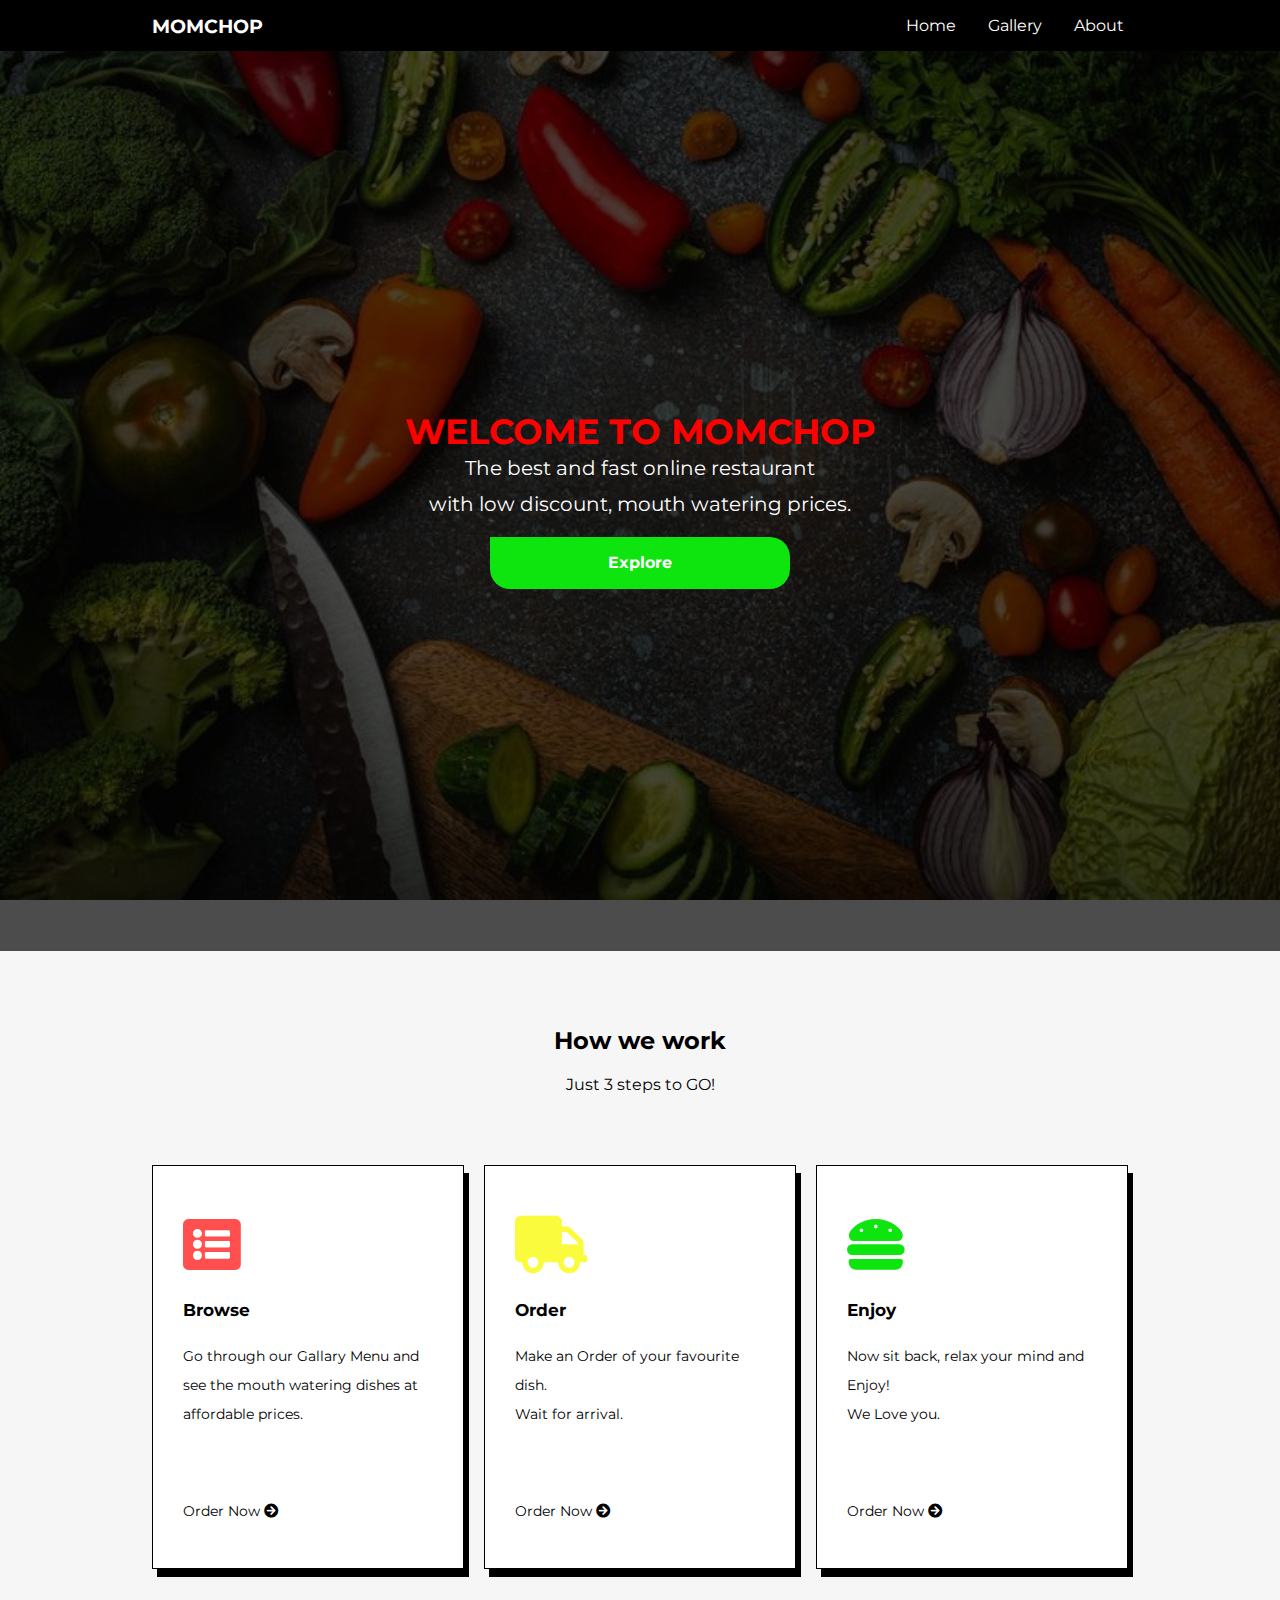
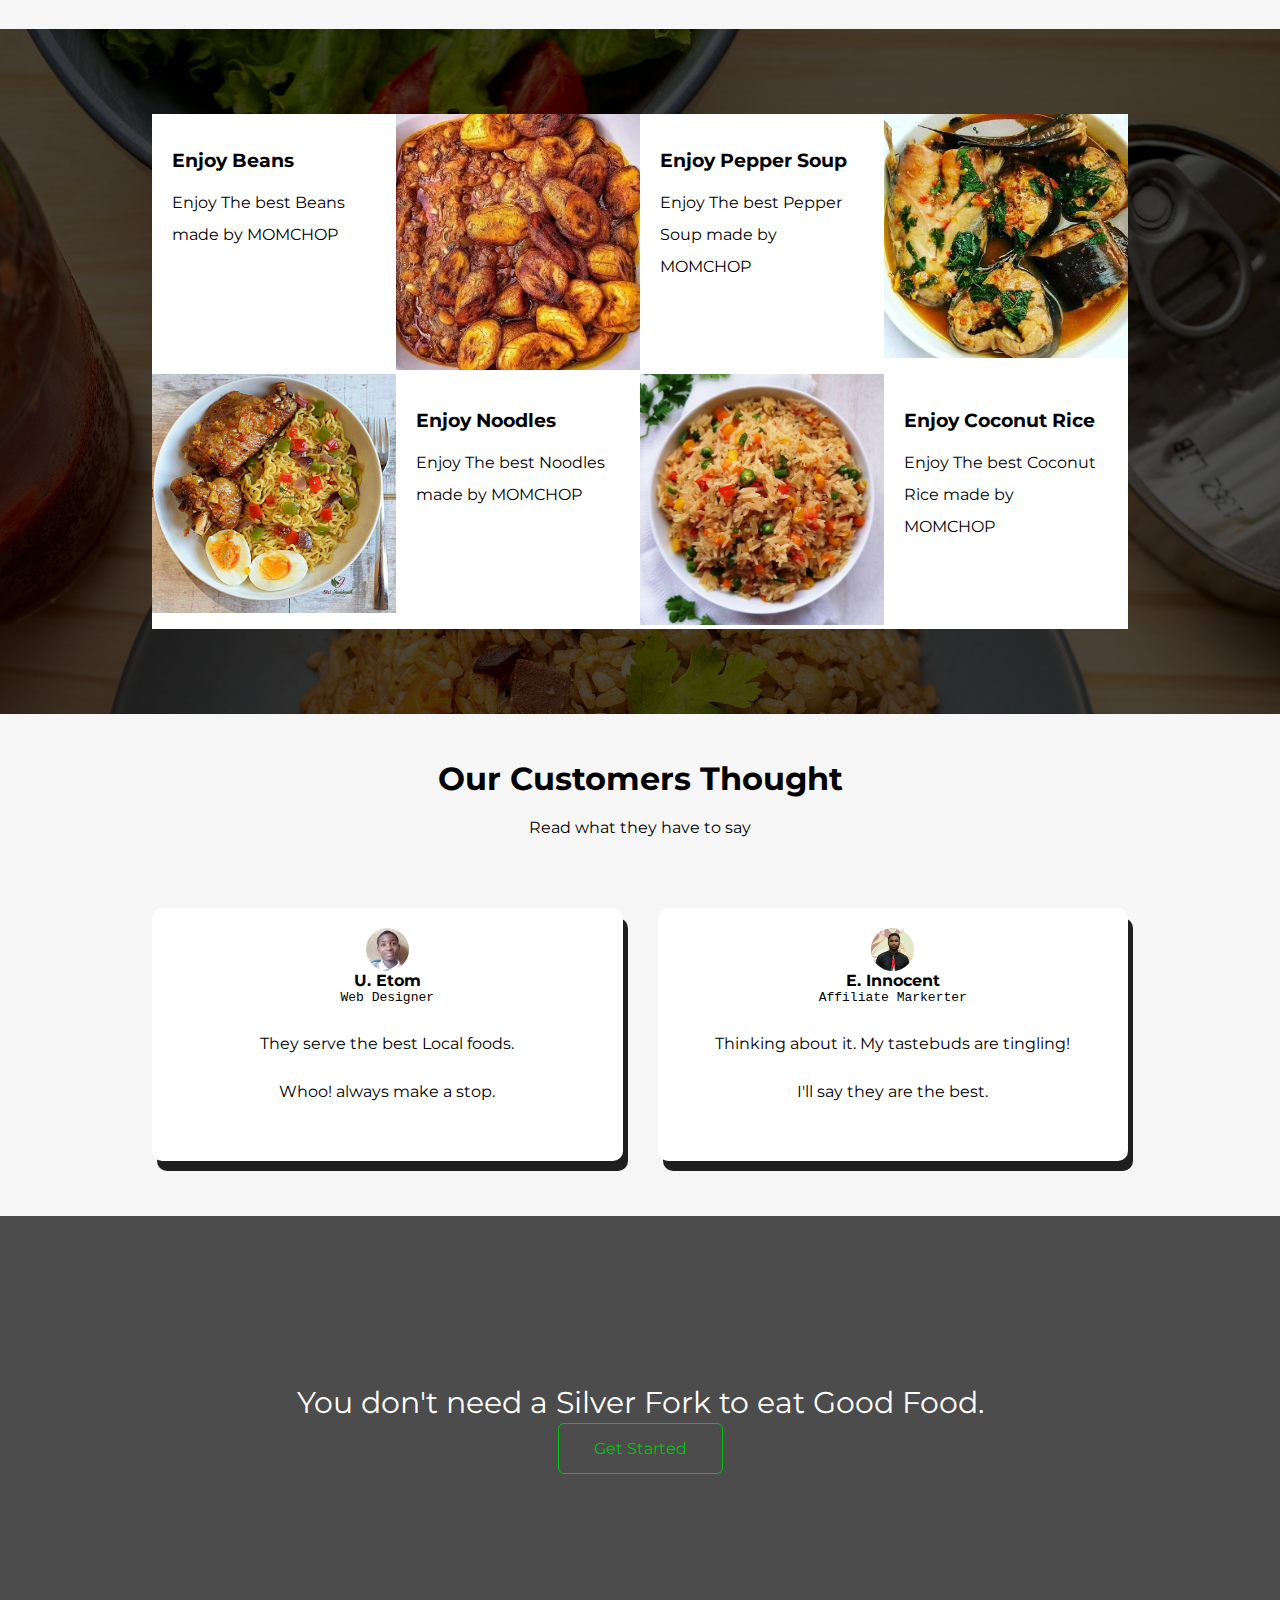
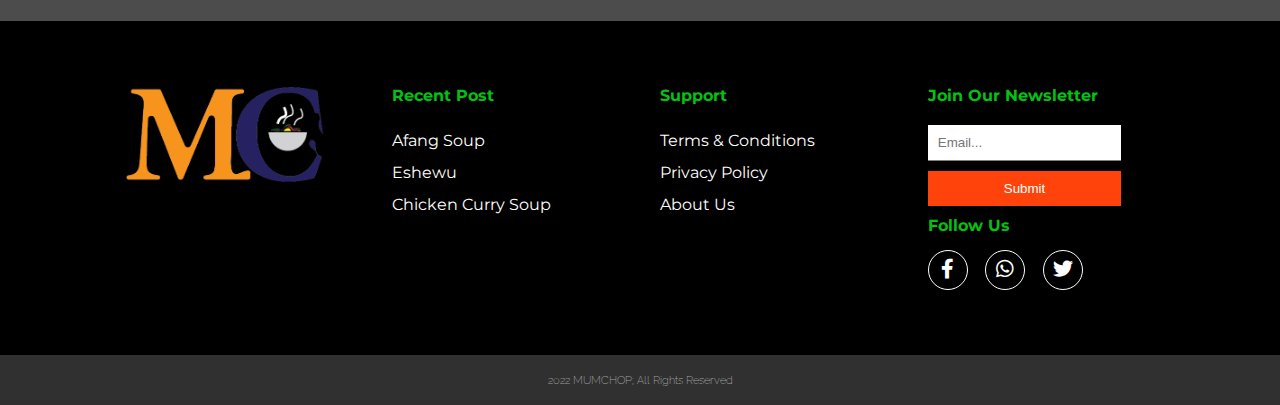
<file: index.html>
<!DOCTYPE html>
<html lang="en">
<head>
    <meta charset="UTF-8">
    <meta http-equiv="X-UA-Compatible" content="IE=edge">
    <meta name="viewport" content="width=device-width, initial-scale=1.0">
    <title>ROFEM</title>
    <link rel="stylesheet" href="style.css">
    <script src="java.js" defer></script>
    <link rel="preconnect" href="https://fonts.googleapis.com">
    <link rel="preconnect" href="https://fonts.googleapis.com">
    <link rel="preconnect" href="https://fonts.gstatic.com" crossorigin>
    <link rel="stylesheet" href="https://use.fontawesome.com/releases/v5.15.4/css/all.css" />
    <link href="https://fonts.googleapis.com/css2?family=Montserrat:wght@100;500&display=swap" rel="stylesheet">
    <link rel="preconnect" href="https://fonts.googleapis.com">
<link rel="preconnect" href="https://fonts.gstatic.com" crossorigin>
<link rel="preconnect" href="https://fonts.googleapis.com">
<link rel="preconnect" href="https://fonts.gstatic.com" crossorigin>
<link href="https://fonts.googleapis.com/css2?family=Raleway:wght@500&display=swap" rel="stylesheet">
</head>

<body>
    <!-----------------------navbar section---------------------->
    <nav class="navbar">
        <div class="navbar-container">
        <div class="brand-logo">MOMCHOP</div>
            <a href="#" class="toggle-button">
                <span class="btn"></span>
                <span class="btn"></span>
                <span class="btn"></span>
            </a>
            <div class="navbar-links">
                <ul>
                    <li><a href="index.html">Home</a></li>
                    <li><a href="gallery.html">Gallery</a></li>
                    <li><a href="about.html">About</a></li>
                </ul>
            </div>
        </div>
    </nav>

    <!-- -------------Hero Banner section-------------- -->
    <div class="home-banner">
        <div class="banner-text">
            <h2>Welcome to MOMCHOP</h2>
            <p>The best and fast online restaurant<br> with low discount, mouth watering prices. </p>
            <a href="gallery.html" class="banner-btn">Explore</a>
        </div>
    </div>
    <!-- ---------------------How we work section----------------- -->
    <div class="how-we-work-container">
        <div class="container-whole">
            <h2>How we work</h2>
            <p>Just 3 steps to GO!
            </p>
            <div class="work-container">
                <div class="work-contain">
                    <i class="fas fa-list-alt fa-4x"></i>
                    <h3>Browse</h3>
                    <p>Go through our Gallary Menu and see the mouth 
                        watering dishes at affordable prices.
                    </p>
                    <a href="gallery.html">Order Now<i class="fas fa-arrow-circle-right"></i></a>
                </div>
                <div class="work-contain">
                    <i class="fas fa-truck fa-4x"></i>
                    <h3>Order</h3>
                    <p>Make an Order of your favourite dish. <br>
                        Wait for arrival.
                    </p>
                    <a href="gallery.html">Order Now<i class="fas fa-arrow-circle-right"></i></a>
                </div>
                <div class="work-contain">
                    <i class="fas fa-hamburger fa-4x"></i>
                    <h3>Enjoy</h3>
                    <p>Now sit back, relax your mind and Enjoy! <br>
                        We Love you.
                    </p>
                    <a href="gallery.html">Order Now<i class="fas fa-arrow-circle-right"></i></a>
                </div>
            </div>
        </div>
    </div>
    <!-- ------------------------------ Gallary Section----------------- -->
    <div class="gallary-whole">
        <div class="gallary-container">
            <div class="gallary-item">
                    <h3>Enjoy Beans</h3>
                    <p>Enjoy The best Beans made by MOMCHOP
                    </p>
            </div>
            <div class="gallary-item">
                    <img src="images/foods/beans.jpg" class="image" alt="">
            </div>
            <div class="gallary-item">
                <h3>Enjoy Pepper Soup</h3>
                <p>Enjoy The best Pepper Soup made by MOMCHOP
                </p>
            </div>
            <div class="gallary-item">
                <img src="images/foods/fish-pepper-soup.jpg" class="image" alt="">
            </div>
            <div class="gallary-item">
                <img src="images/foods/indomie.jpg" class="image" alt="">
            </div>
            <div class="gallary-item">
                <h3>Enjoy Noodles</h3>
                    <p>Enjoy The best Noodles made by MOMCHOP
                    </p>
            </div>
            <div class="gallary-item">
                <img src="images/foods/coconut-rice.jpg" class="image" alt="">
            </div>
            <div class="gallary-item">
                <h3>Enjoy Coconut Rice</h3>
                    <p>Enjoy The best Coconut Rice made by MOMCHOP
                    </p>
            </div>
        </div>
    </div>
    <!-----------------------Our Client Section------------------------->
    <div class="our-client-container">
        <div class="client-text">
            <h2>Our Customers Thought</h2>
            <p>Read what they have to say
            </p>
            <div class="client-contain">
                <div class="client-info">
                    <div class="info">
                            <img src="images/etom.jpg" alt="client-pic-1">
                            <h4>U. Etom</h4>
                            <code>Web Designer</code>
                    </div>
                    <p>They serve the best Local foods. <br> Whoo! always make a stop.
                    </p>
                </div>
                <div class="client-info">
                    <div class="info">
                            <img src="images/2.jpg" alt="client-pic-1">
                            <h4>E. Innocent</h4>
                            <code>Affiliate Markerter</code>                       
                    </div>
                    <p>Thinking about it. My tastebuds are tingling! <br>
                        I'll say they are the best.
                    </p>
                </div>
            </div>
        </div>
    </div>
    <!--------------------------------- Quote/Get Started Section------------------->
    <div class="quote-section">
        <div class="quote-info">
            <p>You don't need a Silver Fork to eat Good Food.</p>
                <a href="gallery.html" class="q-btn">Get Started</a>
        </div>
    </div>
    <!----------------------------------Footer Section---------------------------->
    <div class="footer">
        <div class="footer-container">
            <div class="footer-info">
                <img src="images/RESTAURANThh.png" alt="Logo" class="logo-image">
            </div>
            <div class="footer-info">
                <h4>Recent Post </h4>
                <ul>
                    <li><a href="gallery.html">Afang Soup</a></li>
                    <li><a href="gallery.html">Eshewu</a></li>
                    <li><a href="gallery.html">Chicken Curry Soup</a></li>
                </ul>
            </div>
            <div class="footer-info">
                <h4>Support </h4>
                <ul>
                    <li><a href="#">Terms & Conditions</a></li>
                    <li><a href="#">Privacy Policy</a></li>
                    <li><a href="about.html">About Us</a></li>
                </ul>
            </div>
            <div class="footer-info">
                <h4>Join Our Newsletter</h4>
                <form action="https://formsubmit.co/ubanaetom@gmail.com" method="post" class="input-form">
                    <input type="email" class="form-input" placeholder="Email..." name="email" required>
                    <input type="hidden" name="_next" value="http://officialetom.github.io/MOMCHOP/thankyou.html">
                    <input type="hidden" name="_captcha" value="false">
                    <input type="Submit" class="form-submit">
                </form>
                <div class="social-links">
                <h4>Follow Us</h4>
                    <div class="social">
                        <a href="#"><i class="fab fa-facebook-f "></i></a>
                        <a href="#"><i class="fab fa-whatsapp "></i></a>
                        <a href="#"><i class="fab fa-twitter "></i></a>
                    </div>
                    
                </div>
            </div>
        </div>
    </div>
    <footer class="footer-last">
        <h5>2022 MUMCHOP; All Rights Reserved</h5>
    </footer>
</body>
</html>
</file>
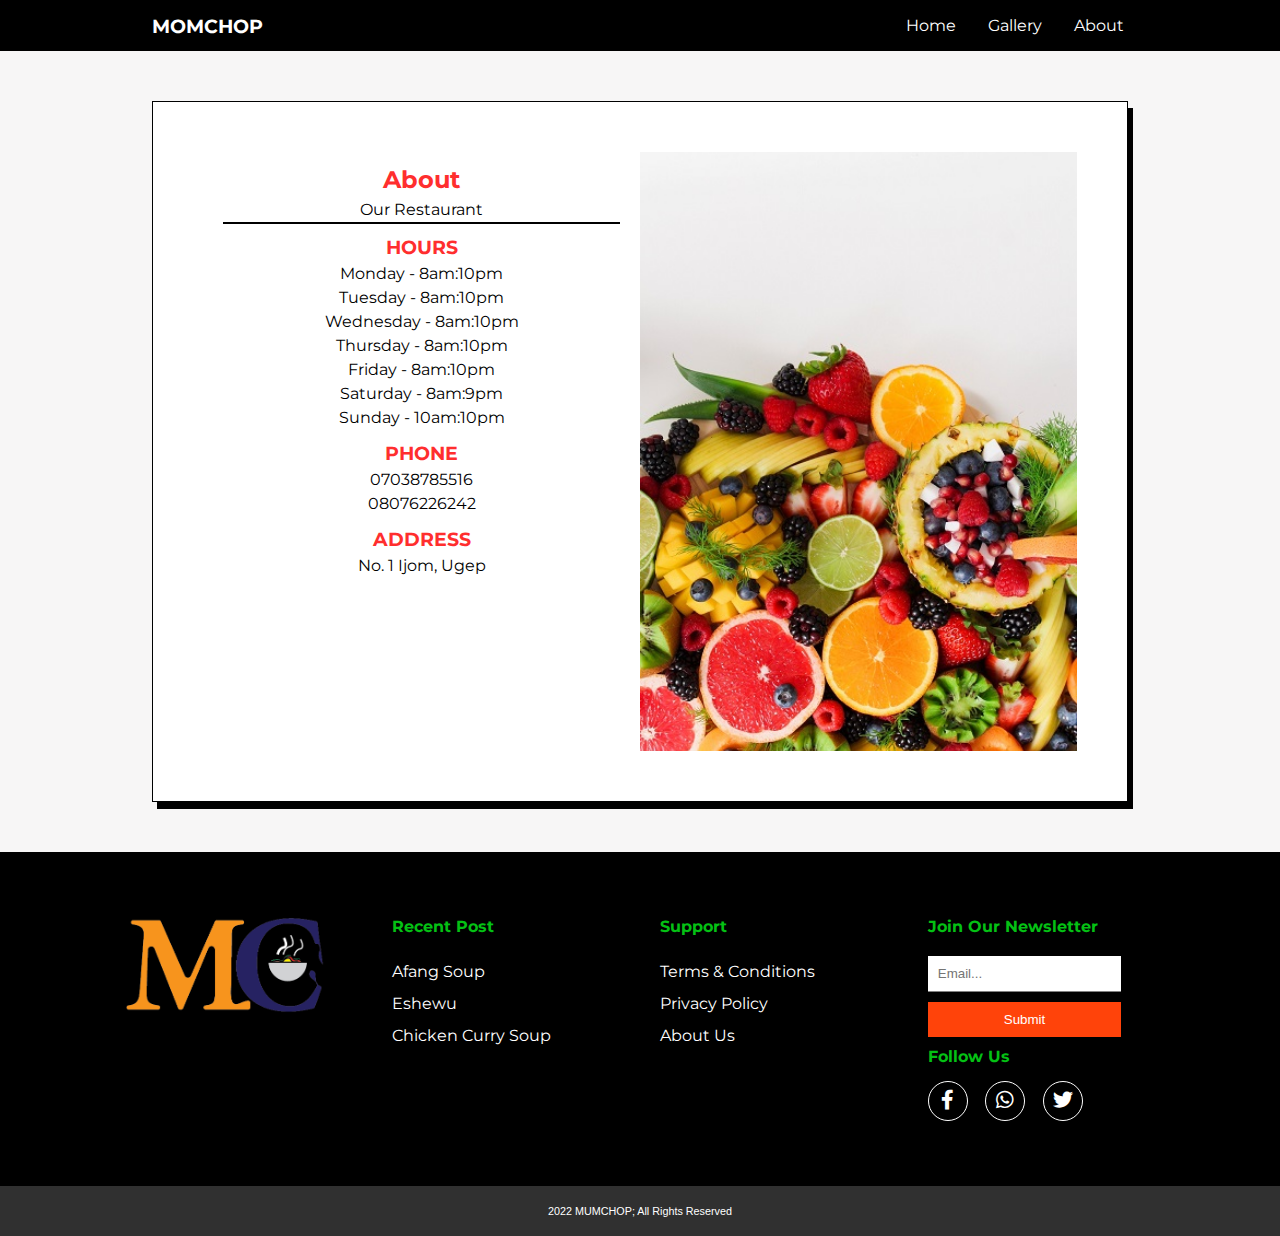
<file: about.html>
<!DOCTYPE html>
<html lang="en">
<head>
    <meta charset="UTF-8">
    <meta http-equiv="X-UA-Compatible" content="IE=edge">
    <meta name="viewport" content="width=device-width, initial-scale=1.0">
    <link rel="stylesheet" href="style.css">
    <link rel="stylesheet" href="about.css">
    <script src="java.js" defer></script>
    <link rel="preconnect" href="https://fonts.googleapis.com">
    <link rel="preconnect" href="https://fonts.googleapis.com">
    <link rel="preconnect" href="https://fonts.gstatic.com" crossorigin>
    <link rel="stylesheet" href="https://use.fontawesome.com/releases/v5.15.4/css/all.css" />
    <link href="https://fonts.googleapis.com/css2?family=Montserrat:wght@100;500&display=swap" rel="stylesheet">
    <title>MC-About</title>
</head>
<body>
     <!-----------------------navbar section---------------------->
     <nav class="navbar">
        <div class="navbar-container">
        <div class="brand-logo">MOMCHOP</div>
            <a href="#" class="toggle-button">
                <span class="btn"></span>
                <span class="btn"></span>
                <span class="btn"></span>
            </a>
            <div class="navbar-links">
                <ul>
                    <li><a href="index.html">Home</a></li>
                    <li><a href="gallery.html">Gallery</a></li>
                    <li><a href="about.html">About</a></li>
                </ul>
            </div>
        </div> 
    </nav>

    <!-------------------------About Us section-------------------->
    <div class="about-us-section">
        <div class="about-container">
            <div class="about-info">
                <div class="info-1">
                    <h2>About</h2>
                    <p>Our Restaurant</p>
                    <span class="btm-line"></span>
                </div>
                <div class="info-2">
                    <h3>HOURS</h3>
                    <p>Monday - 8am:10pm <br>
                        Tuesday - 8am:10pm <br>
                        Wednesday - 8am:10pm <br>
                        Thursday - 8am:10pm <br>
                        Friday - 8am:10pm <br>
                        Saturday - 8am:9pm <br>
                        Sunday - 10am:10pm <br></p>
                </div>
                <div class="info-3">
                    <h3>PHONE</h3>
                    <p>07038785516 <br> 08076226242</p>
                </div>
                <div class="info-4">
                    <h3>ADDRESS</h3>
                    <p>No. 1 Ijom, Ugep</p>
                </div>
            </div>
            <div class="about-info">
                <img src="images/down.jpg" alt="">
            </div>
        </div>
    </div>
    <!----------------------------------Footer Section---------------------------->
     <div class="footer">
        <div class="footer-container">
            <div class="footer-info">
                <img src="images/RESTAURANThh.png" alt="Logo" class="logo-image">
            </div>
            <div class="footer-info">
                <h4>Recent Post </h4>
                <ul>
                    <li><a href="gallery.html">Afang Soup</a></li>
                    <li><a href="gallery.html">Eshewu</a></li>
                    <li><a href="gallery.html">Chicken Curry Soup</a></li>
                </ul>
            </div>
            <div class="footer-info">
                <h4>Support </h4>
                <ul>
                    <li><a href="#">Terms & Conditions</a></li>
                    <li><a href="#">Privacy Policy</a></li>
                    <li><a href="#">About Us</a></li>
                </ul>
            </div>
            <div class="footer-info">
                <h4>Join Our Newsletter</h4>
                <form action="https://formsubmit.co/ubanaetom@gmail.com" method="post" class="input-form">
                    <input type="email" class="form-input" placeholder="Email..." name="email" required>
                    <input type="hidden" name="_next" value="http://officialetom.github.io/MOMCHOP/thankyou.html">
                    <input type="hidden" name="_captcha" value="false">
                    <input type="Submit" class="form-submit">
                </form>
                <div class="social-links">
                <h4>Follow Us</h4>
                    <div class="social">
                        <a href="#"><i class="fab fa-facebook-f "></i></a>
                        <a href="#"><i class="fab fa-whatsapp "></i></a>
                        <a href="#"><i class="fab fa-twitter "></i></a>
                    </div>
                    
                </div>
            </div>
        </div>
    </div>
    <footer class="footer-last">
        <h5>2022 MUMCHOP; All Rights Reserved</h5>
    </footer>
</body>
</html>
</file>
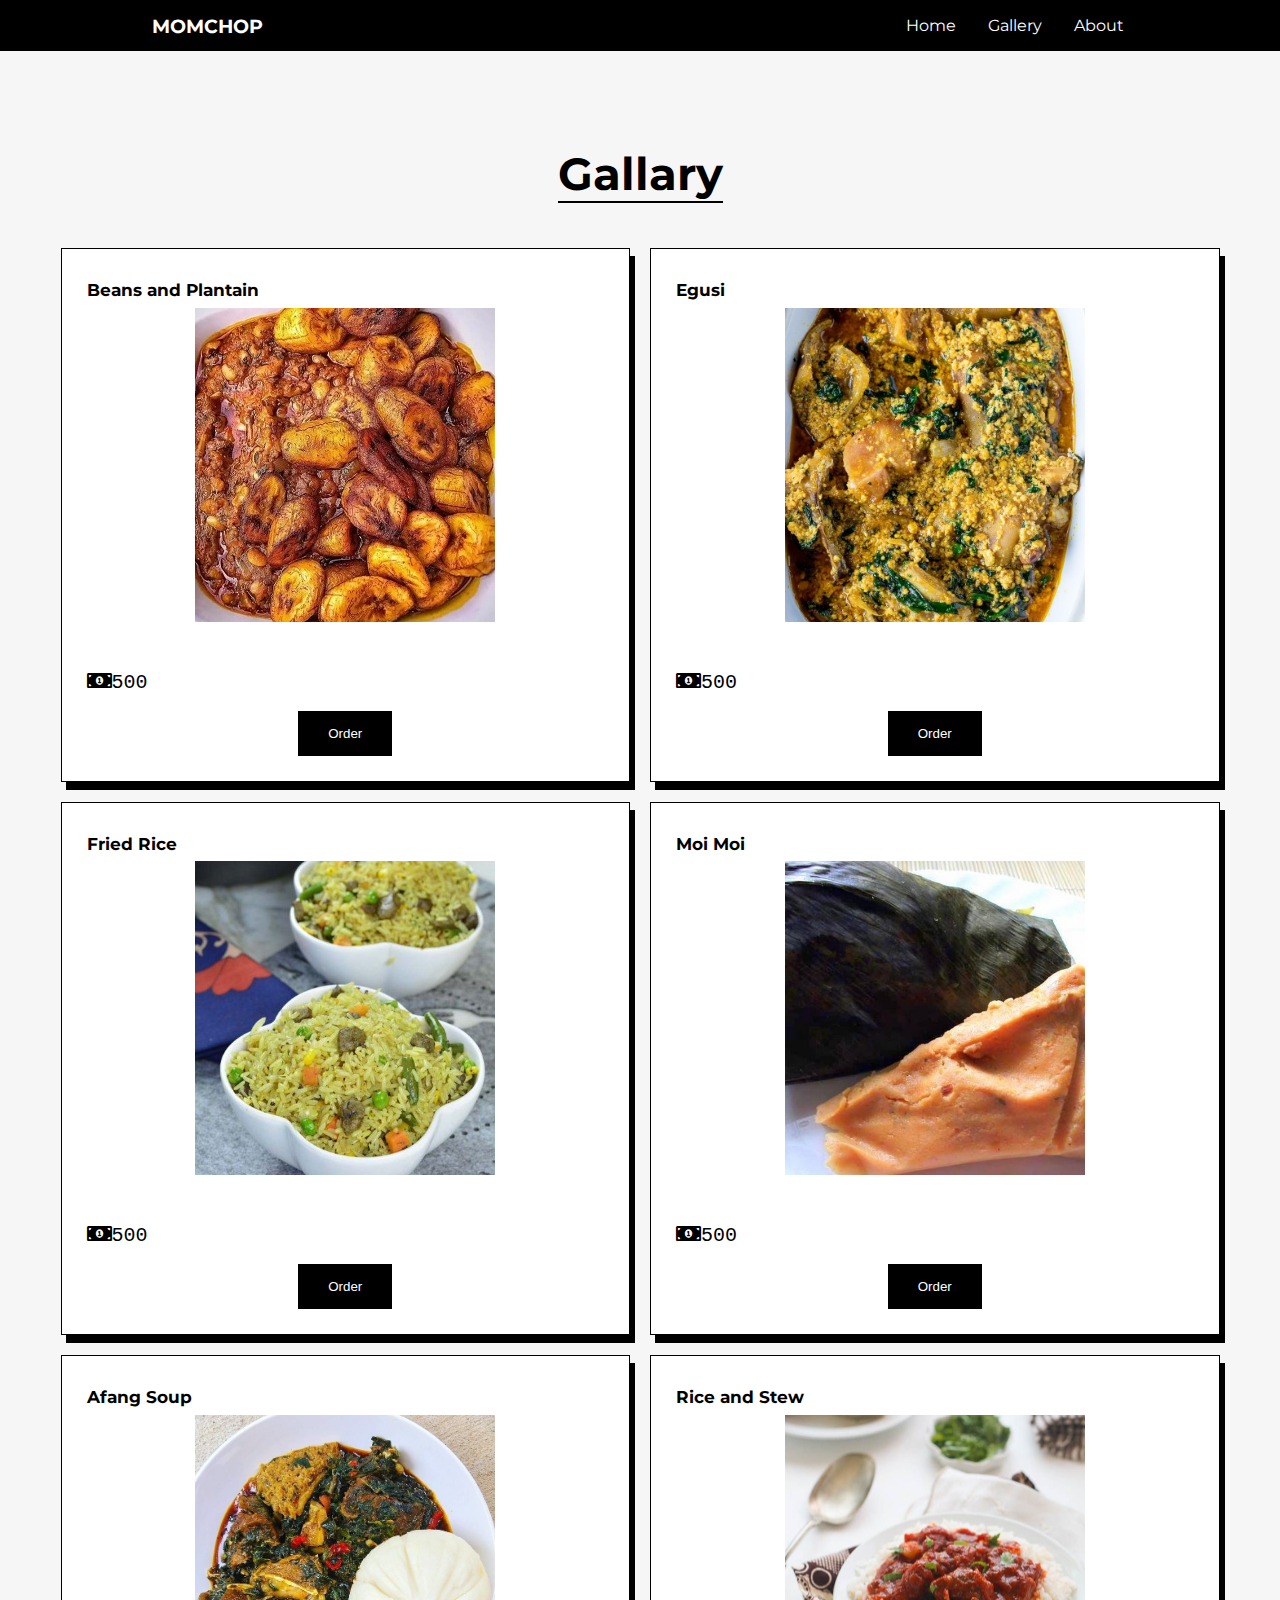
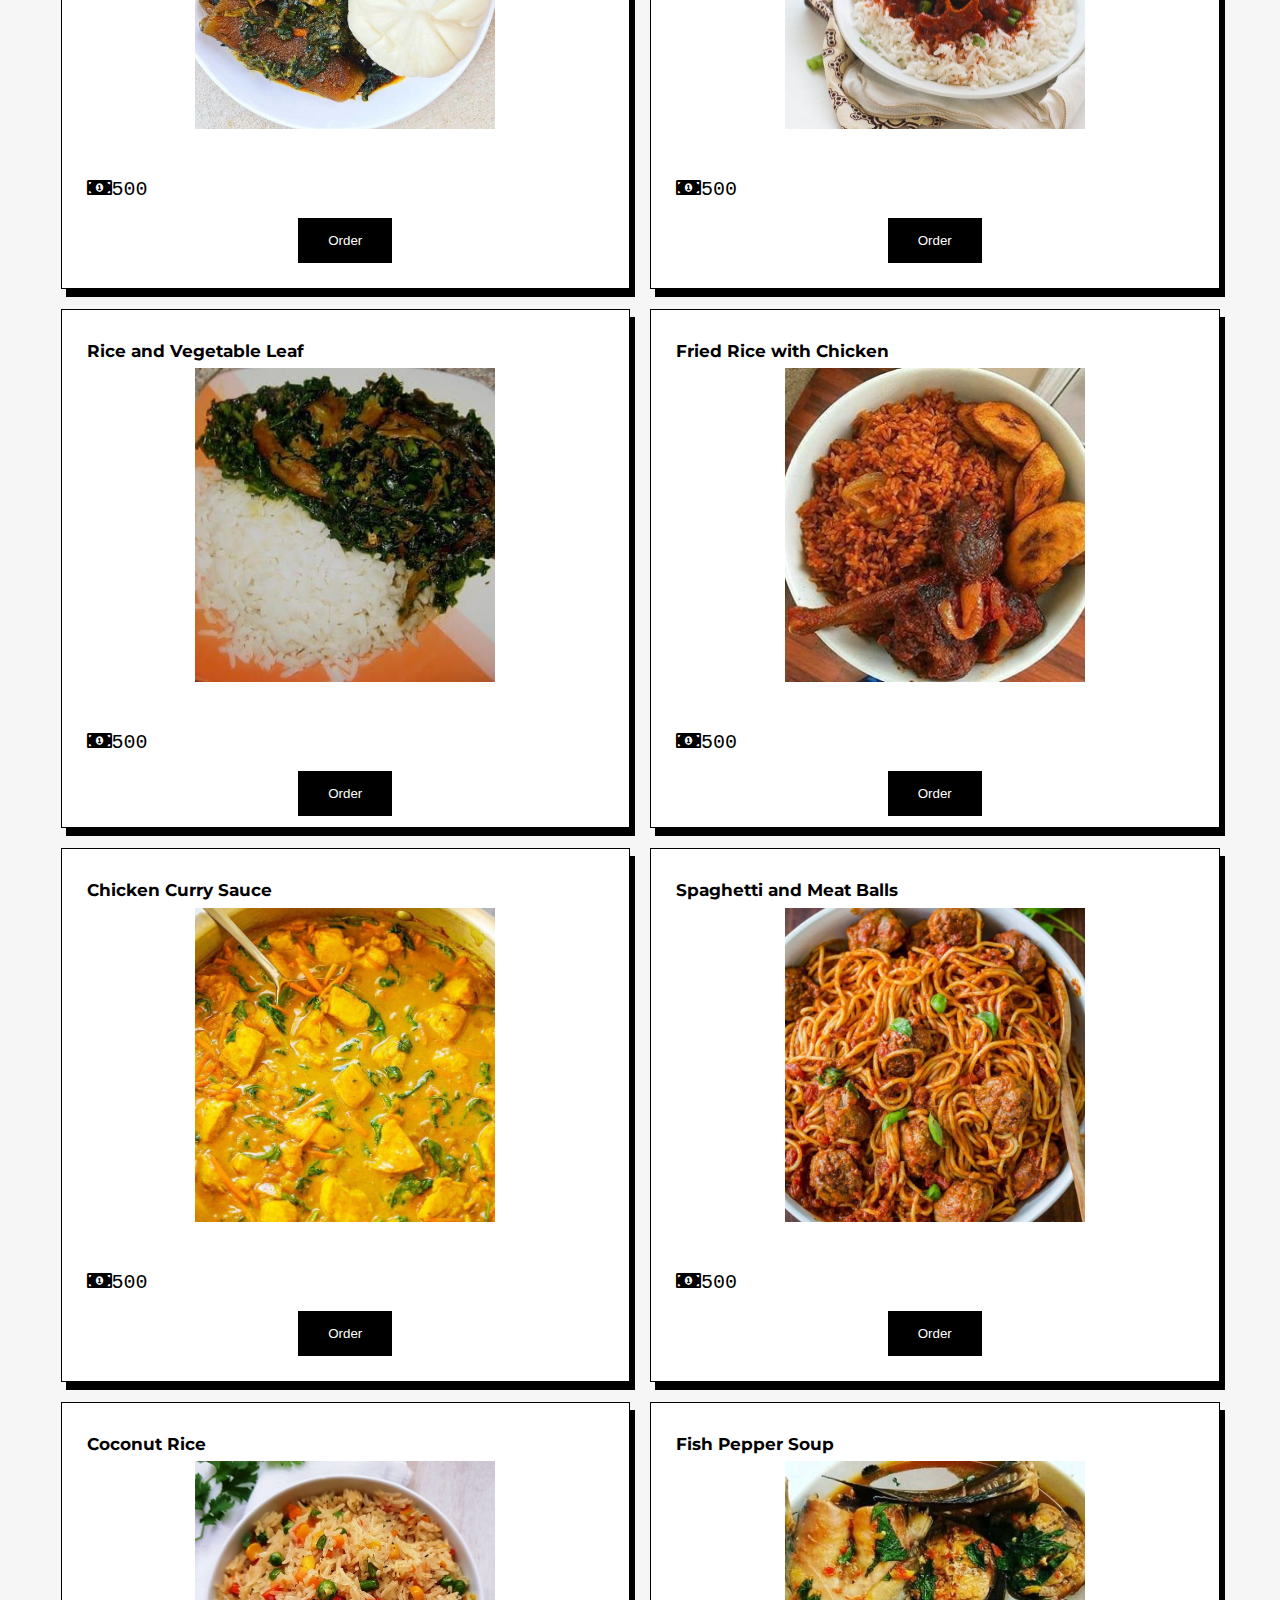
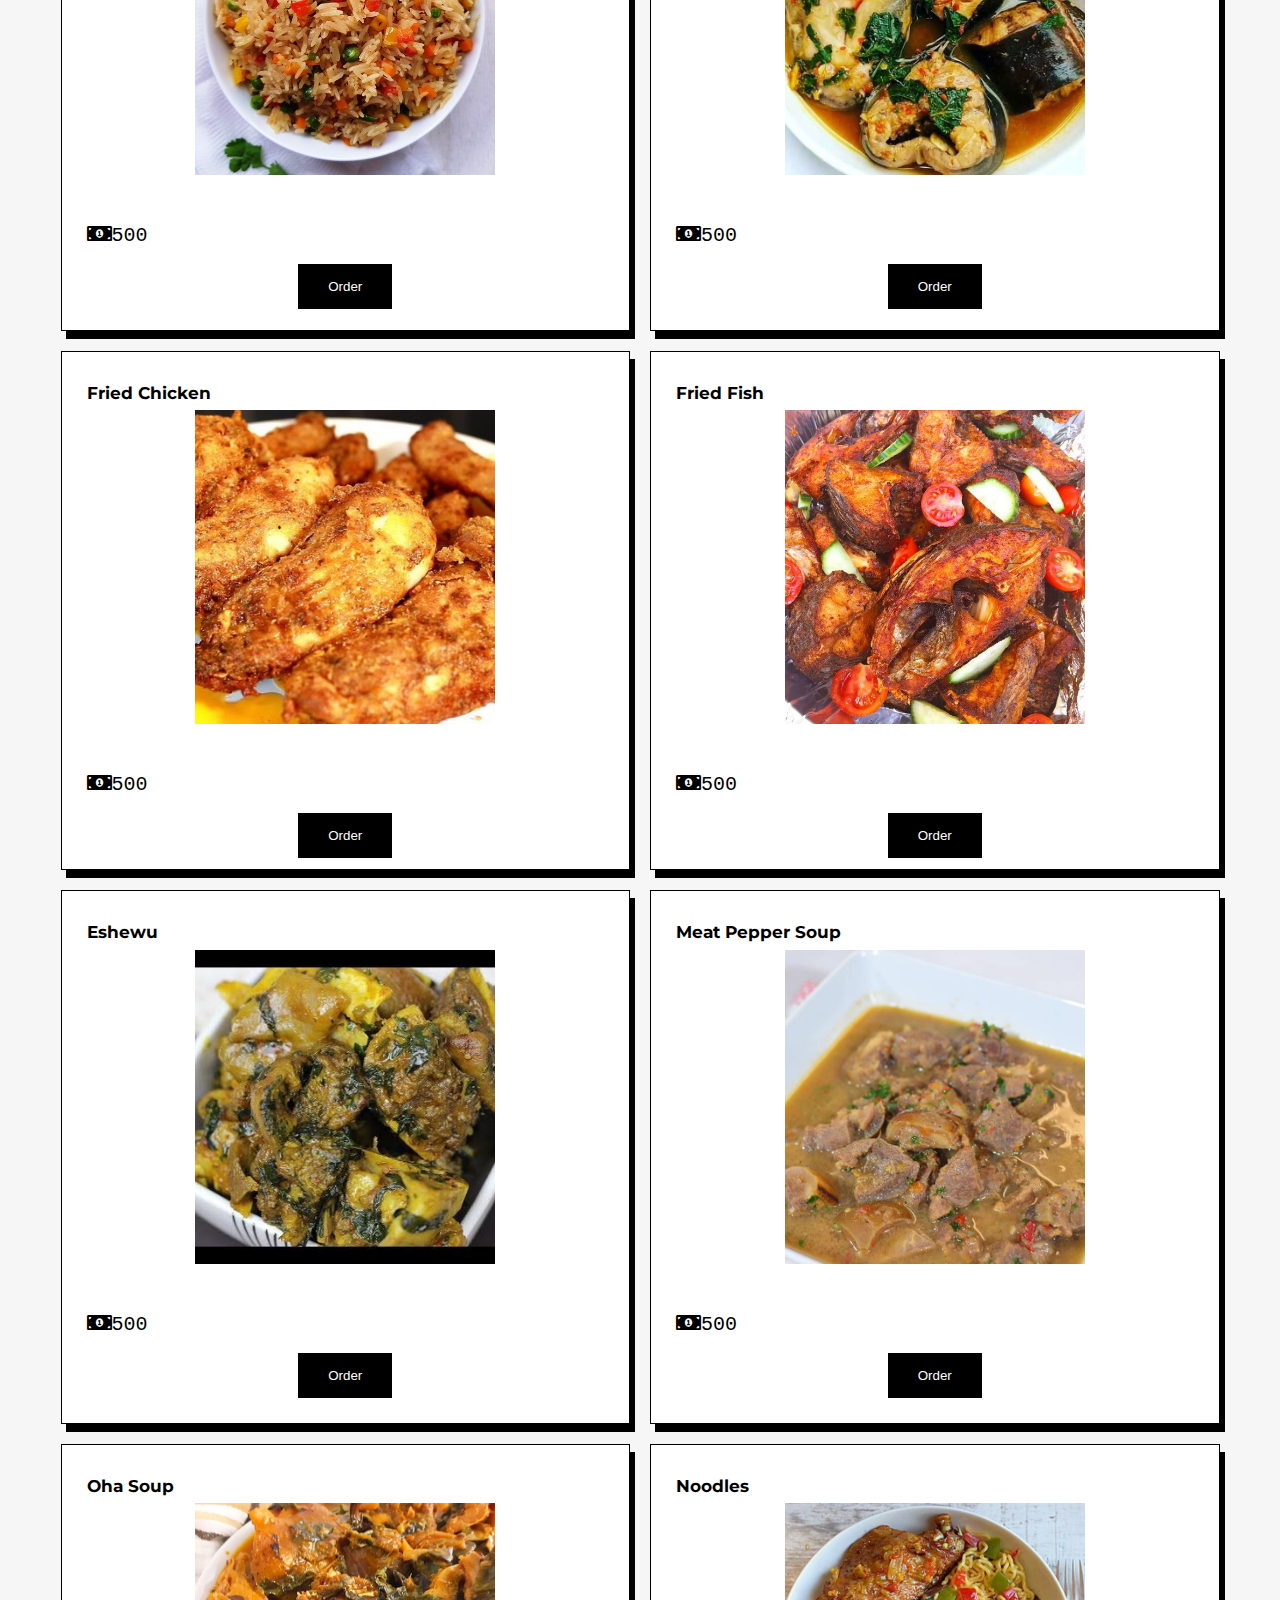
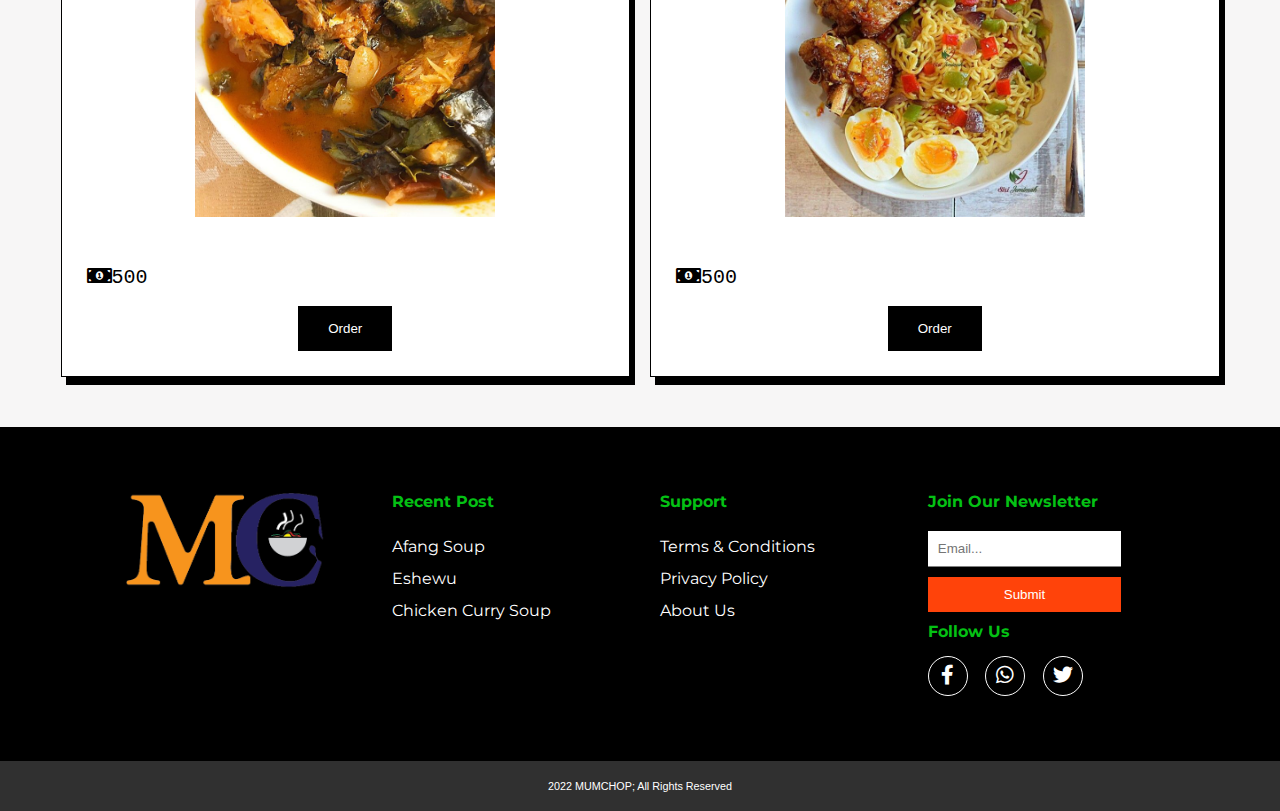
<file: gallery.html>
<!DOCTYPE html>
<html lang="en">
<head>
    <meta charset="UTF-8">
    <meta http-equiv="X-UA-Compatible" content="IE=edge">
    <meta name="viewport" content="width=device-width, initial-scale=1.0">
    <link rel="stylesheet" href="style.css">
    <link rel="stylesheet" href="gallary.css">
    <script src="java.js" defer></script>
    <link rel="preconnect" href="https://fonts.googleapis.com">
    <link rel="preconnect" href="https://fonts.googleapis.com">
    <link rel="preconnect" href="https://fonts.gstatic.com" crossorigin>
    <link rel="stylesheet" href="https://use.fontawesome.com/releases/v5.15.4/css/all.css" />
    <link href="https://fonts.googleapis.com/css2?family=Montserrat:wght@100;500&display=swap" rel="stylesheet">
    <title>MC-Gallery</title>
</head>
<body>
     <!-----------------------navbar section---------------------->
     <nav class="navbar">
        <div class="navbar-container">
        <div class="brand-logo">MOMCHOP</div>
            <a href="#" class="toggle-button">
                <span class="btn"></span>
                <span class="btn"></span>
                <span class="btn"></span>
            </a>
            <div class="navbar-links">
                <ul>
                    <li><a href="index.html">Home</a></li>
                    <li><a href="gallery.html">Gallery</a></li>
                    <li><a href="about.html">About</a></li>
                </ul>
            </div>
        </div>
    </nav>
    <!--------------------------Food section ---------------------------->
    <div class="gallary-display">
            <h2>Gallary</h2>
        <div class="gallary-contain">
            <div class="gal-item">
                <h3>Beans and Plantain</h3>
                <img src="images/foods/beans.jpg" alt=""><br>
                <code><i class="fas fa-money-bill-alt"></i>500</code><br>
                <button class="gal-btn">Order</button>
            </div>
            <div class="gal-item">
                <h3>Egusi</h3>
                <img src="images/foods/Egusi soup.jpg" alt=""><br>
                <code><i class="fas fa-money-bill-alt"></i>500</code><br>
                <button class="gal-btn">Order</button>
            </div>
            <div class="gal-item">
                <h3>Fried Rice</h3>
                <img src="images/foods/fried-rice.jpg" alt=""><br>
                <code><i class="fas fa-money-bill-alt"></i>500</code><br>
                <button class="gal-btn">Order</button>
            </div>
            <div class="gal-item">
                <h3>Moi Moi</h3>
                <img src="images/foods/moi-moi.jpg" alt=""><br>
                <code><i class="fas fa-money-bill-alt"></i>500</code><br>
                <button class="gal-btn">Order</button>
            </div>
            <div class="gal-item">
                <h3>Afang Soup</h3>
                <img src="images/foods/afang.jpg" alt=""><br>
                <code><i class="fas fa-money-bill-alt"></i>500</code><br>
                <button class="gal-btn">Order</button>
            </div>
            <div class="gal-item">
                <h3>Rice and Stew</h3>
                <img src="images/foods/Rice and Stew.jpg" alt=""><br>
                <code><i class="fas fa-money-bill-alt"></i>500</code><br>
                <button class="gal-btn">Order</button>
            </div>
            <div class="gal-item">
                <h3>Rice and Vegetable Leaf </h3>
                <img src="images/foods/Rice and Vegetable leaf.jpg" alt=""><br>
                <code><i class="fas fa-money-bill-alt"></i>500</code><br>
                <button class="gal-btn">Order</button>
            </div>
            <div class="gal-item">
                <h3>Fried Rice with Chicken</h3>
                <img src="images/foods/Rice, Chiken and Plantain.jpg" alt=""><br>
                <code><i class="fas fa-money-bill-alt"></i>500</code><br>
                <button class="gal-btn">Order</button>
            </div>
            <div class="gal-item">
                <h3>Chicken Curry Sauce</h3>
                <img src="images/foods/chicken-curry.jpg" alt=""><br>
                <code><i class="fas fa-money-bill-alt"></i>500</code><br>
                <button class="gal-btn">Order</button>
            </div>
            <div class="gal-item">
                <h3>Spaghetti and Meat Balls</h3>
                <img src="images/foods/spaghetti1.jpg" alt=""><br>
                <code><i class="fas fa-money-bill-alt"></i>500</code><br>
                <button class="gal-btn">Order</button>
            </div>
            <div class="gal-item">
                <h3>Coconut Rice</h3>
                <img src="images/foods/coconut-rice.jpg" alt=""><br>
                <code><i class="fas fa-money-bill-alt"></i>500</code><br>
                <button class="gal-btn">Order</button>
            </div>
            <div class="gal-item">
                <h3>Fish Pepper Soup</h3>
                <img src="images/foods/fish-pepper-soup.jpg" alt=""><br>
                <code><i class="fas fa-money-bill-alt"></i>500</code><br>
                <button class="gal-btn">Order</button>
            </div>
            <div class="gal-item">
                <h3>Fried Chicken</h3>
                <img src="images/foods/fried-chicken.jpg" alt=""><br>
                <code><i class="fas fa-money-bill-alt"></i>500</code><br>
                <button class="gal-btn">Order</button>
            </div>
            <div class="gal-item">
                <h3>Fried Fish</h3>
                <img src="images/foods/fried-fish.jpg" alt=""><br>
                <code><i class="fas fa-money-bill-alt"></i>500</code><br>
                <button class="gal-btn">Order</button>
            </div>
            <div class="gal-item">
                <h3>Eshewu</h3>
                <img src="images/foods/isi-ewu.jpg" alt=""><br>
                <code><i class="fas fa-money-bill-alt"></i>500</code><br>
                <button class="gal-btn">Order</button>
            </div>
            <div class="gal-item">
                <h3>Meat Pepper Soup</h3>
                <img src="images/foods/meat-pepper-soup.jpg" alt=""><br>
                <code><i class="fas fa-money-bill-alt"></i>500</code><br>
                <button class="gal-btn">Order</button>
            </div>
            <div class="gal-item">
                <h3>Oha Soup</h3>
                <img src="images/foods/oha-soup.jpg" alt=""><br>
                <code><i class="fas fa-money-bill-alt"></i>500</code><br>
                <button class="gal-btn">Order</button>
            </div>
            <div class="gal-item">
                <h3>Noodles</h3>
                <img src="images/foods/indomie.jpg" alt=""><br>
                <code><i class="fas fa-money-bill-alt"></i>500</code><br>
                <button class="gal-btn">Order</button>
            </div>
        </div>
    </div>
    <!----------------------------------Footer Section---------------------------->
     <div class="footer">
        <div class="footer-container">
            <div class="footer-info">
                <img src="images/RESTAURANThh.png" alt="Logo" class="logo-image">
            </div>
            <div class="footer-info">
                <h4>Recent Post </h4>
                <ul>
                    <li><a href="#">Afang Soup</a></li>
                    <li><a href="#">Eshewu</a></li>
                    <li><a href="#">Chicken Curry Soup</a></li>
                </ul>
            </div>
            <div class="footer-info">
                <h4>Support </h4>
                <ul>
                    <li><a href="#">Terms & Conditions</a></li>
                    <li><a href="#">Privacy Policy</a></li>
                    <li><a href="about.html">About Us</a></li>
                </ul>
            </div>
            <div class="footer-info">
                <h4>Join Our Newsletter</h4>
                <form action="https://formsubmit.co/ubanaetom@gmail.com" method="post" class="input-form">
                    <input type="email" class="form-input" placeholder="Email..." name="email" required>
                    <input type="hidden" name="_next" value="http://officialetom.github.io/MOMCHOP/thankyou.html">
                    <input type="hidden" name="_captcha" value="false">
                    <input type="Submit" class="form-submit">
                </form>
                <div class="social-links">
                <h4>Follow Us</h4>
                    <div class="social">
                        <a href="#"><i class="fab fa-facebook-f "></i></a>
                        <a href="#"><i class="fab fa-whatsapp "></i></a>
                        <a href="#"><i class="fab fa-twitter "></i></a>
                    </div>
                    
                </div>
            </div>
        </div>
    </div>
    <footer class="footer-last">
        <h5>2022 MUMCHOP; All Rights Reserved</h5>
    </footer>
</body>
</html>
</file>
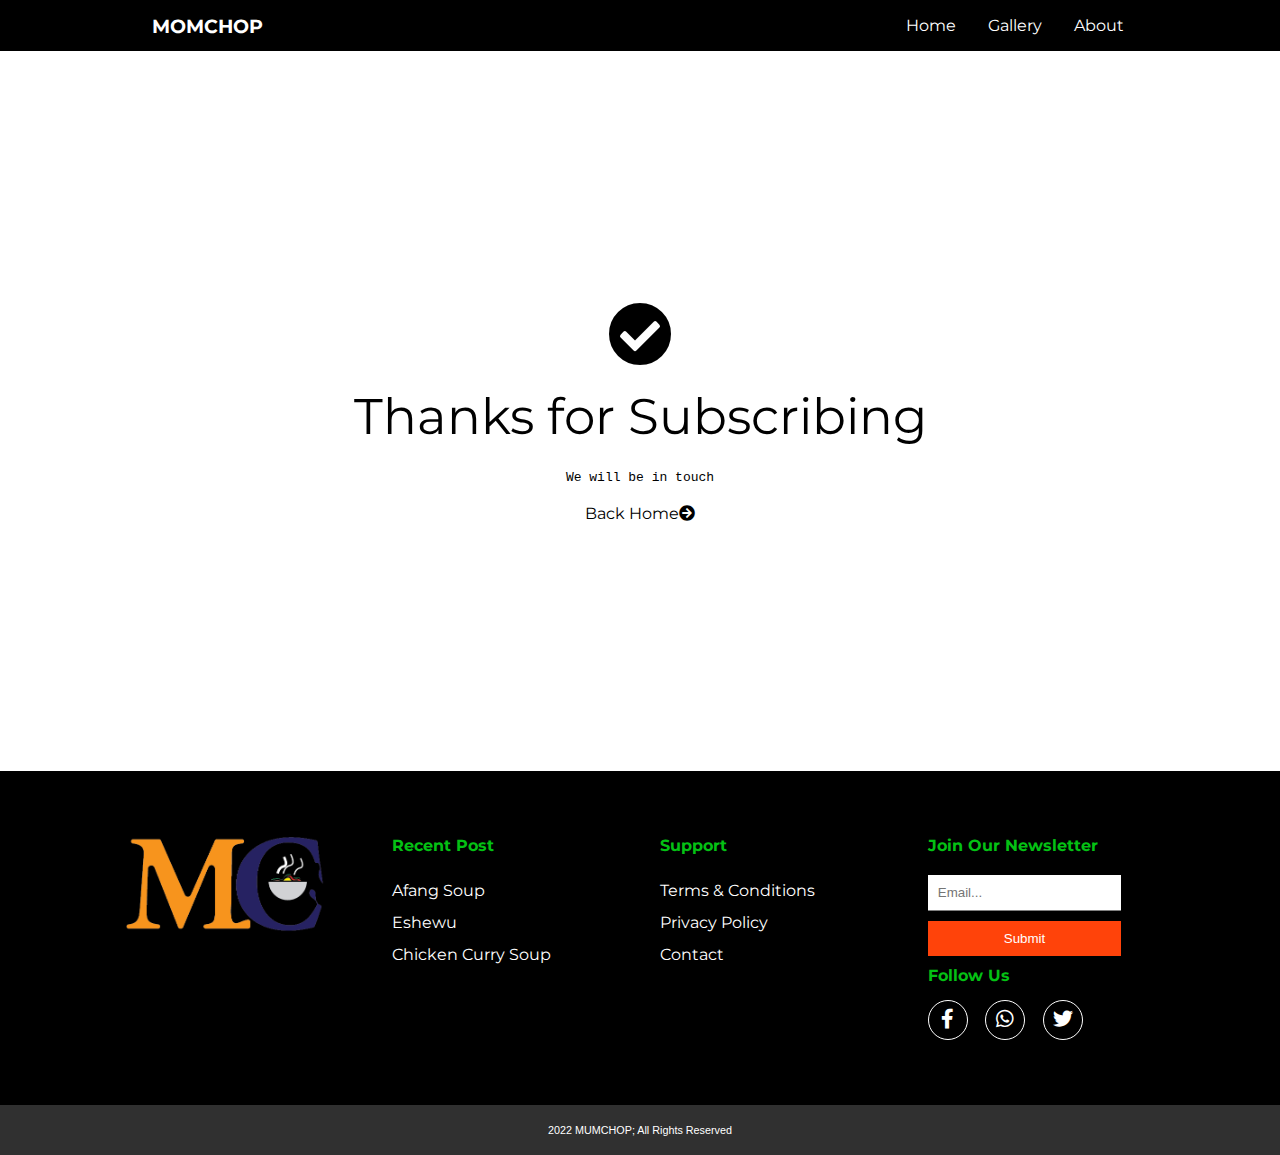
<file: thankyou.html>
<!DOCTYPE html>
<html lang="en">
<head>
    <meta charset="UTF-8">
    <meta http-equiv="X-UA-Compatible" content="IE=edge">
    <meta name="viewport" content="width=device-width, initial-scale=1.0">
    <link rel="stylesheet" href="style.css">
    <link rel="stylesheet" href="thankyou.css">
    <script src="java.js" defer></script>
    <link rel="preconnect" href="https://fonts.googleapis.com">
    <link rel="preconnect" href="https://fonts.googleapis.com">
    <link rel="preconnect" href="https://fonts.gstatic.com" crossorigin>
    <link rel="stylesheet" href="https://use.fontawesome.com/releases/v5.15.4/css/all.css" />
    <link href="https://fonts.googleapis.com/css2?family=Montserrat:wght@100;500&display=swap" rel="stylesheet">
    <title>Thanks</title>
</head>
<body>
     <!-----------------------navbar section---------------------->
     <nav class="navbar">
        <div class="navbar-container">
        <div class="brand-logo">MOMCHOP</div>
            <a href="#" class="toggle-button">
                <span class="btn"></span>
                <span class="btn"></span>
                <span class="btn"></span>
            </a>
            <div class="navbar-links">
                <ul>
                    <li><a href="index.html">Home</a></li>
                    <li><a href="gallery.html">Gallery</a></li>
                    <li><a href="about.html">About</a></li>
                </ul>
            </div>
        </div>
    </nav>
     <!-----------------------------------Thank you section------------------------>
     <div class="thank-you-section">
         <div class="text-section">
            <i class="fas fa-check-circle fa-4x"></i><br>
            <p>Thanks for Subscribing</p><br>
            <code>We will be in touch</code><br>
         <a href="index.html">Back Home<i class="fas fa-arrow-circle-right"></i></a>
         </div>
     </div>
     <!----------------------------------Footer Section---------------------------->
     <div class="footer">
        <div class="footer-container">
            <div class="footer-info">
                <img src="images/RESTAURANThh.png" alt="Logo" class="logo-image">
            </div>
            <div class="footer-info">
                <h4>Recent Post </h4>
                <ul>
                    <li><a href="gallery.html">Afang Soup</a></li>
                    <li><a href="gallery.html">Eshewu</a></li>
                    <li><a href="gallery.html">Chicken Curry Soup</a></li>
                </ul>
            </div>
            <div class="footer-info">
                <h4>Support </h4>
                <ul>
                    <li><a href="#">Terms & Conditions</a></li>
                    <li><a href="#">Privacy Policy</a></li>
                    <li><a href="contact.html">Contact</a></li>
                </ul>
            </div>
            <div class="footer-info">
                <h4>Join Our Newsletter</h4>
                <form action="https://formsubmit.co/ubanaetom@gmail.com" method="post" class="input-form">
                    <input type="email" class="form-input" placeholder="Email..." name="email" required>
                    <input type="hidden" name="_next" value="http://officialetom.github.io/MOMCHOP/thankyou.html">
                    <input type="hidden" name="_captcha" value="false">
                    <input type="Submit" class="form-submit">
                </form>
                <div class="social-links">
                <h4>Follow Us</h4>
                    <div class="social">
                        <a href="#"><i class="fab fa-facebook-f "></i></a>
                        <a href="#"><i class="fab fa-whatsapp "></i></a>
                        <a href="#"><i class="fab fa-twitter "></i></a>
                    </div>
                    
                </div>
            </div>
        </div>
    </div>
    <footer class="footer-last">
        <h5>2022 MUMCHOP; All Rights Reserved</h5>
    </footer>
</body>
</html>
</file>
<file: style.css>
*{
    box-sizing: border-box;
    margin: 0;
    padding: 0;
}

body
{
   
    font-family: 'Montserrat', sans-serif;
    
}
.navbar
{
    background-color: black ;
    color: white;
    position: sticky;
    font-family: 'Raleway', sans-serif;
}
.navbar .brand-logo
{
    font-weight: bold;
}
.navbar-container
{
    display: flex;
    justify-content: space-between;
    align-items: center;
    background: transparent;
    max-width: 999px;
    width: 80%;
    font-family: 'Montserrat', sans-serif;
    margin: auto;
    position: sticky;
}

.brand-logo
{
    font-size: 1.2rem;
    font-weight: 800px;
    padding: .7rem;
}

.navbar-links ul
{
    display: flex;
    margin: 0;
    padding: 0;
}

.navbar-links li
{
    list-style: none;
}

.navbar-links li a
{
    text-decoration: none;
    padding: 1rem;
    color: white;
    display: block;
}
 .navbar-links li:hover a
{
    background: white;
    color: black ;
}

.toggle-button
{
    position: absolute;
    display: none;
    flex-direction: column;
    top: .55rem;
    right: .8rem;
    height: 25px;
    width: 30px;
    justify-content: space-between;
}

.toggle-button .btn
{
    width: 100%;
    height: 2px;
    background: white;
    border-radius: 3px;
}

@media (max-width: 550px)
{
        .toggle-button
        {
            display: flex;
        }
    
        .navbar-links{
            display: none;
            width: 100%;
        }
         .navbar-container
        {
            flex-direction: column;
            align-items: flex-start;
        }
        .navbar-links ul
        {
            flex-direction: column;
            width: 100%;
            
        }

        .navbar-links li
        {
            text-align: center;
        }
        .navbar-links.active
        {
            display: flex;
        }
}


/* --------------------------banner section------------------- */


.home-banner
{
    display: grid;
    /* grid-template-columns: minmax(auto, 999px); */
    background: rgba(0, 0, 0, 0.7) url('images/foods/back1.jpg'); 
    height: 100vh;
    background-size: cover;
    background-attachment: fixed;
    background-blend-mode: darken;
    /* background-repeat: no-repeat; */
}
img
{
    object-fit: cover;
    width: 100vw;
    grid-row: 1;
    grid-column: 1;
}

.banner-text
{
    color: white;
    align-items: center;
    /* margin: auto; */
    align-self: center;
    grid-row: 1;
    grid-column: 1;
    line-height: 36px;
}

.banner-text h2
{
    text-align: center;
    font-size: 35px;
    text-transform: uppercase;
    color: red;
}

.banner-text p
{
    text-align: center;
    font-size: 20px;
    margin-bottom: 15px;
}



.banner-text .banner-btn
{
    padding: .5rem;
    width: 300px;
    display: grid;
    margin: auto;
    background-color: rgb(14, 228, 14);;
    color: white;
    border: none;
    font-size: medium;  
    border-top-right-radius: 20px;
    border-bottom-left-radius: 20px;
    border-bottom-right-radius: 20px;
    transition:  .5s ease;
    font-weight: bold;
}



.banner-text > a
{
    text-align: center;
    text-decoration: none;
}

.banner-text .banner-btn:hover
{
    background-color: black;
    color: white;
    cursor: pointer;
    border: none
}

@media (max-width: 750px)
{
        .banner-text h2
    {
        font-size: 25px;
    }

    .banner-text p
    {
        font-size: 15px;
    }
    .banner-text .banner-btn
    {
        width: 200px;
    }

}


/* --------------------How we work section ------------------- */
.how-we-work-container
{
    /* height: 600px; */
    background-color: rgb(247, 246, 246);
    margin-top: 0;
    padding: 50px 30px;
    display: grid;

}


.container-whole
{
    width: 80%;
    margin: 10px auto;
}
.container-whole > p
{
    line-height: 30px;
    margin-bottom: 65px;
    text-align: center;
}

.container-whole > h2
{
    margin-bottom: 15px;
    margin-top: 15px;
    text-align: center;
}

.work-container
{
    display: grid;
    grid-template-columns: 1fr 1fr 1fr;
    gap: 20px;
    margin: auto;
}

.work-contain
{
    background-color: white;
    padding: 30px;
    font-size: .9rem;
    line-height: 2;
    border: 1px solid black;
    transition: .5s ease;
}

.work-contain > a
{
    text-decoration: none;
    color: black;
    transition: .5s ease;
}

.work-contain > a:hover
{
    background-color: black;
    color: white;
    padding: 15px;
}

.work-contain .fa-arrow-circle-right
{
    margin-left: 4px;
}

.work-contain:nth-child(1)
{
    /* box-shadow: 5px 8px rgb(246, 124, 124); */
    box-shadow: 5px 8px rgb(0, 0, 0);
}
.work-contain:nth-child(2)
{
    /* box-shadow: 5px 8px rgb(255, 255, 82); */
    box-shadow: 5px 8px rgb(0, 0, 0);
}
.work-contain:nth-child(3)
{
    /* box-shadow: 5px 8px rgb(124, 246, 134); */
    box-shadow: 5px 8px rgb(0, 0, 0);
}

.fa-list-alt
{
    color: rgb(255, 79, 79);
}

.fa-truck
{
    color: rgb(251, 251, 62);
}

.fa-hamburger
{
    color: rgb(14, 228, 14);
}
.work-contain:hover
{
    transform:translateY(-22px);
    cursor: pointer;
}

.work-contain > h3
{
    margin-bottom: 15px;
}

.work-contain > p
{
    margin-bottom: 55px;
}

.fas
{
    margin: 20px 0;
}


@media (max-width: 1050px)
{
        .work-container
    {
        grid-template-columns: 1fr 1fr;
    }

}

@media (max-width: 750px)
{
    .work-contain
    {
        text-align: center;
    }

        .work-container
    {
        grid-template-columns: 1fr;
    }

}

/* -------------------------Gallary Section------------------------- */
.gallary-whole
{
    padding: 30px;
    display: grid;
    background: rgba(0, 0, 0, 0.7) url('images/jellof.jpg'); 
    background-size: cover;
    background-blend-mode: darken;
}

.gallary-container
{
    width: 80%;
    margin: 55px auto;
    background-color: white;
    display: grid;
    grid-template-columns: 1fr 1fr 1fr 1fr;
    /* grid-template-columns: repeat(auto-fit, minmax(300px, 1fr)); */
}

@media (max-width: 1000px)
{
        .gallary-container
    {
        grid-template-columns: 1fr 1fr;
        /* grid-template-columns: repeat(auto-fit, minmax(300px, 1fr)); */
    }
}

@media (max-width: 750px)
{
        .gallary-container
    {
        grid-template-columns: 1fr;
        /* grid-template-columns: repeat(auto-fit, minmax(300px, 1fr)); */
    }

}


.image
{
    width: 100%;
    object-fit: cover;
}


.gallary-item > h3
{
    margin: 15px 0;
}

.gallary-item:nth-child(1),
.gallary-item:nth-child(3),
.gallary-item:nth-child(6),
.gallary-item:nth-child(8)
{
   padding: 20px;
}

.gallary-item > p
{
    line-height: 2.0;
}

/* --------------------------Our Client Section------------------- */
.our-client-container
{
    background-color: rgb(247, 246, 246);
    margin-top: 0;
    padding: 30px;
}
.client-text
{
    width: 80%;
    margin: 10px auto;
}
.client-text > p
{
    line-height: 30px;
    margin-bottom: 65px;
    text-align: center;
}

.client-text > h2
{
    margin-bottom: 15px;
    margin-top: 15px;
    text-align: center;
    font-size: xx-large;
}

.client-contain
{
    display: grid;
    grid-template-columns: 1fr 1fr;
    margin: 25px auto;
    grid-gap: 35px;
    
}

.client-info
{
    background-color: white;
    box-shadow: 5px 10px rgb(30, 31, 30);
    padding: 20px;
    border-radius: 10px;
    transition: .5s ease;
}

.client-info:hover
{
    transform: translateY(-22px);
}


.client-info > p
{
    margin: 15px 0 25px 0;
    line-height: 3;
    text-align: center;
}

.info > img
{
    width: 10%;
    border-radius: 50%;
    object-fit:contain;
    margin: 0px auto;
}
.info
{
    display: grid;
    text-align: center;
}

@media (max-width: 750px)
{
        .client-contain
    {
        grid-template-columns: 1fr;
    }
    .info > img
    {
        width: 15%;
    }
}

/* -------------------------- Quote Section -------------------------- */
.quote-section
{
    height: 45vh;
    padding: 35px;
    display: grid;
    background: rgba(0, 0, 0, 0.7) url('images/chef.jpg'); 
    background-size: cover;
    background-blend-mode: darken;
    color: white;
    background-attachment: fixed;
}

.quote-info
{
    width: 80%;
    margin: auto;
    text-align: center;
    line-height: 2;
}

.quote-info > p 
{
   font-size: 30px;
}

.quote-info > a
{
  text-align: center;
  text-decoration: none;
}
.q-btn
{
    padding: 15px 35px;
    color: rgb(4, 193, 20);
    border-radius: 6px;
    margin-top: 20px;
    border: 1px solid rgb(4, 193, 20);
    background-color: transparent;
    transition: .5s ease;
}

.q-btn:hover
{
    background-color: rgb(4, 193, 20);
    color: white;
    cursor: pointer; 
}

/* -------------------------Footer-------------------- */
.footer
{
    display: grid;
    padding: 45px;
    background-color: black;
}

.footer-container
{
    max-width: 1800px;
    width: 90%;
    margin: auto;
    display: grid;
    grid-template-columns: 1fr 1fr 1fr 1fr;
}

.logo-image
{
    width: 200px;
    height: 96px;
    object-fit: cover;
}

.footer-info
{
    padding: 20px;
}

.footer-info > h4
{
    margin-bottom: 20px;
    color: rgb(4, 193, 20);
}

.footer-info ul li
{
    list-style: none;
    line-height: 2;
}

.footer-info li a
{
    text-decoration: none;
    color: white;
    transition: .5s ease;
}

.footer-info li a:hover
{
    margin-left: 5px;
    color: red;
}

.footer-info .input-form input[type='email']
{
    padding: 10px;
    width: 85%;
    outline: none;
    background-color: white;
    border: none;
    border-bottom: 1px solid grey;
    color: black;
}

.form-submit
{
    padding: 10px;
    width: 85%;
    background-color: rgb(255, 67, 10);
    color: white;
    border: none;
    margin-top: 10px;
    cursor: pointer;
    transition: .5s ease;
}

.form-submit:hover
{
    transform: translateX(5px);
    background-color: red;
}

.social-links > h4
{
    margin-top: 10px;
    margin-bottom: 15px;
    color: rgb(4, 193, 20);
}

.social
{
    display: flex;
    text-align: center;
    justify-content: space-between;
    width: 85%;
}


.social a
{
    background-color:  black;
	text-align: center;
	height: 40px;
	width: 40px;
	border: 1px solid white;
	border-radius: 50%;
	padding: .5rem;
	font-size: 20px;
	line-height: 5px;
	color: white;
    text-decoration: none;
}

.social-links
{
       width: 80%;
}

.social a:hover
{
    background-color: white;
    color: black;
}

@media (max-width: 1150px)
{
    .footer-container
    {
        grid-template-columns: 1fr 1fr;
        text-align: center;
    }
    .social-links
    {
       text-align: center;
       margin: 0 auto;
    }
    .social-links a
    {
       margin: 0 auto;
       align-self: center;
    }
}


@media (max-width: 1050px)
{
    .footer-container
    {
        grid-template-columns: 1fr;
        text-align: center;
    }
    .form-input .form-submit
    {
       width: 65%;
    }
}




/* -----------------------Footer Last---------------------------- */
.footer-last
{
    height: 50px;
    text-align: center;
    color: white;
    font-size: small;
    background-color: rgb(48, 48, 48);
    display: grid;
    font-family: 'Raleway', sans-serif;
}

.footer-last > h5
{
    margin: auto;
    font-weight: lighter;
}
</file>
<file: about.css>
.about-us-section
{
    background-color: rgb(247, 246, 246);
    margin-top: 0;
    padding: 50px 30px;
    display: grid;

}

.about-container
{
    padding: 50px;
    display: grid;
    grid-template-columns: 1fr 1fr;
    background-color: white;
    width: 80%;
    margin: auto;
    border: 1px solid black;
    box-shadow: 5px 7px black;
}

.about-info:nth-child(1)
{
    padding: 10px 20px;
    text-align: center;
    line-height: 1.5;
}

.about-info > img
{
    max-width: 500px;
    width: 100%;
    height: 599px;
    object-fit: cover;
    display: grid;
    margin: 0 auto;
}
.info-1
{
    border-bottom: 2px solid black;
}

.info-1 > h2
{
    color: rgb(255, 46, 46);
}

.info-2 > p
{
    margin-bottom: 10px;
}

.info-2 > h3
{
    margin-top: 10px;
    color: rgb(255, 46, 46);
}

.info-3 > h3
{
    margin-top: 10px;
    color: rgb(255, 46, 46);
}

.info-4 > h3
{
    margin-top: 10px;
    color: rgb(255, 46, 46);
}

.info-3 > p
{
    margin-bottom: 10px;
}

@media (max-width: 1000px)
{
    .about-container
    {
        grid-template-columns: 1fr;
    }

}
</file>
<file: gallary.css>
/* -----------------------gallary contain-------------------- */
.gallary-display
{
    background-color: rgb(247, 246, 246);
    padding:50px  30px;
    display: grid;
}

.gallary-display > h2
{
    margin: 45px auto;
    font-size: 45px;
    border-bottom: 2px solid black;
    
}

.gallary-contain
{
    width: 95%;
    margin: auto;
    display: grid;
    grid-template-columns: 1fr 1fr 1fr;
    gap: 20px;
}

.gal-btn
{
    padding: 15px 30px;
    background-color: black;
    color: white;
    border: none;
    display: grid;
    margin: auto;
}

.gal-btn:hover
{
    background-color: white;
    color: black;
    border: 1px solid black ;
    cursor: pointer;
    box-shadow: 4px 6px black;
}

.gal-item
{
    background-color: white;
    padding: 25px;
    font-size: .9rem;
    line-height: 2;
    border: 1px solid black;
    transition: .5s ease;
}

.gal-item
{
    /* box-shadow: 5px 8px rgb(246, 124, 124); */
    box-shadow: 5px 8px rgb(0, 0, 0);
}

.gal-item > img
{
    max-width: 300px;
    max-height: 314px;
    width: 90%;
    height: 70%;
    object-fit: cover;
    display: grid;
    margin: 0 auto;
}

.gal-item > code
{
    font-size: 20px;
}

.gal-item:hover
{
    transform: translateY(-20px);
}


@media (max-width: 1350px)
{
        .gallary-contain
    {
        grid-template-columns: 1fr 1fr;
    }
}

@media (max-width: 850px)
{
        .gallary-contain
    {
        grid-template-columns: 1fr;
    }
}
</file>
<file: thankyou.css>
.thank-you-section
{
    text-align: center;
    display: grid;
    /* padding: 75px 0px; */
    height: 80vh;
}

.text-section
{
    margin: auto;
}

.text-section > p
{
    font-size: 50px;
}

.text-section > a
{
    text-decoration: none;
    color: black;
    transition: .5s ease;
}

.text-section > a:hover
{
    background-color: black;
    color: white;
    padding: 15px;
}

@media (max-width: 750px)
{
    .text-section > p
    {
        font-size: 30px;
    }
}
</file>
